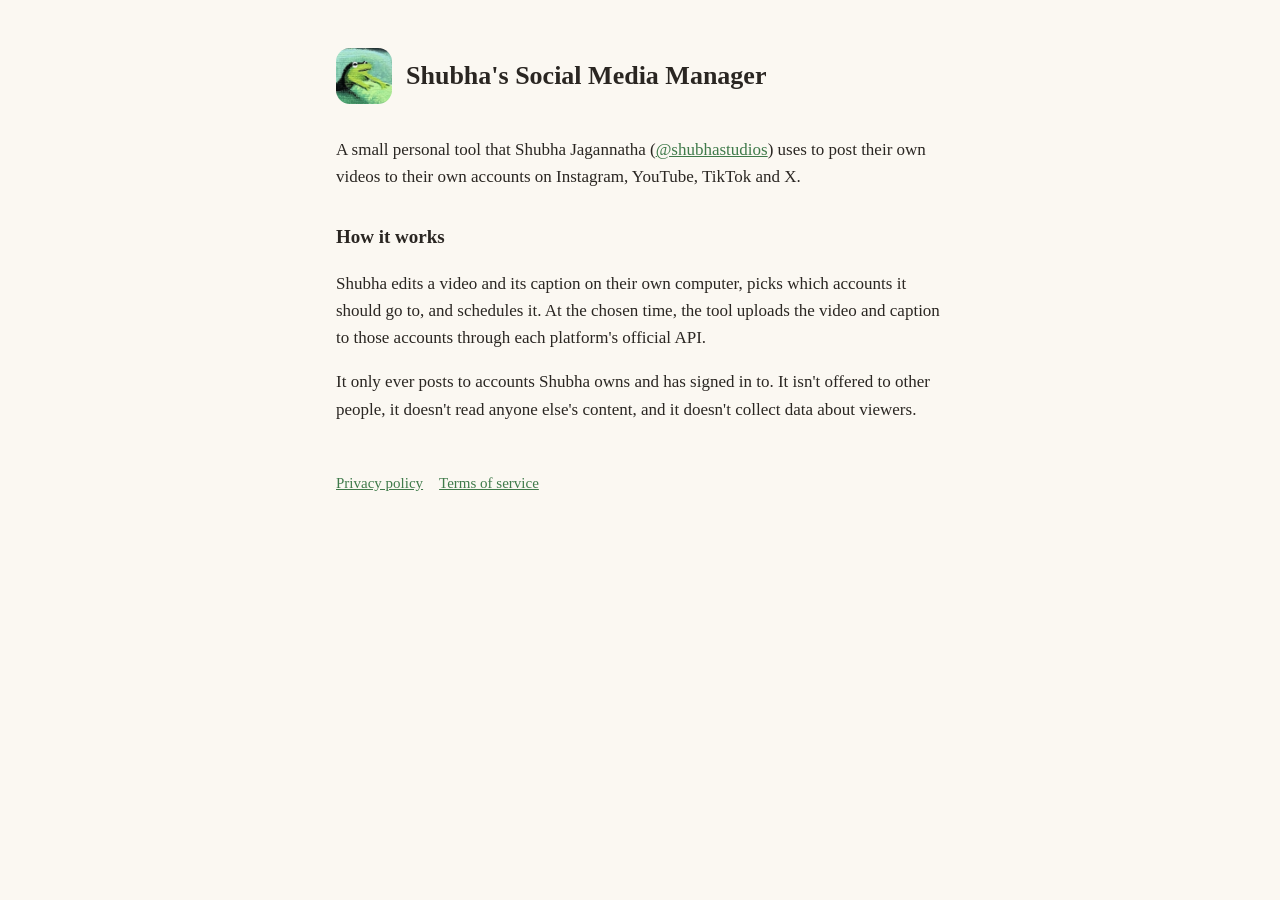
<file: index.html>
<!doctype html>
<html lang="en">
<head>
<meta charset="utf-8">
<meta name="viewport" content="width=device-width, initial-scale=1">
<title>Shubha's Social Media Manager</title>
<link rel="icon" href="favicon.ico">
<link rel="stylesheet" href="style.css">
</head>
<body>
<main>
  <header><img src="icon-1024.png" alt=""><h1>Shubha's Social Media Manager</h1></header>
  <p>A small personal tool that Shubha Jagannatha (<a href="https://www.instagram.com/shubhastudios/">@shubhastudios</a>) uses to post their own videos to their own accounts on Instagram, YouTube, TikTok and X.</p>
  <h2>How it works</h2>
  <p>Shubha edits a video and its caption on their own computer, picks which accounts it should go to, and schedules it. At the chosen time, the tool uploads the video and caption to those accounts through each platform's official API.</p>
  <p>It only ever posts to accounts Shubha owns and has signed in to. It isn't offered to other people, it doesn't read anyone else's content, and it doesn't collect data about viewers.</p>
  <nav><a href="privacy.html">Privacy policy</a><a href="terms.html">Terms of service</a></nav>
</main>
</body>
</html>
</file>
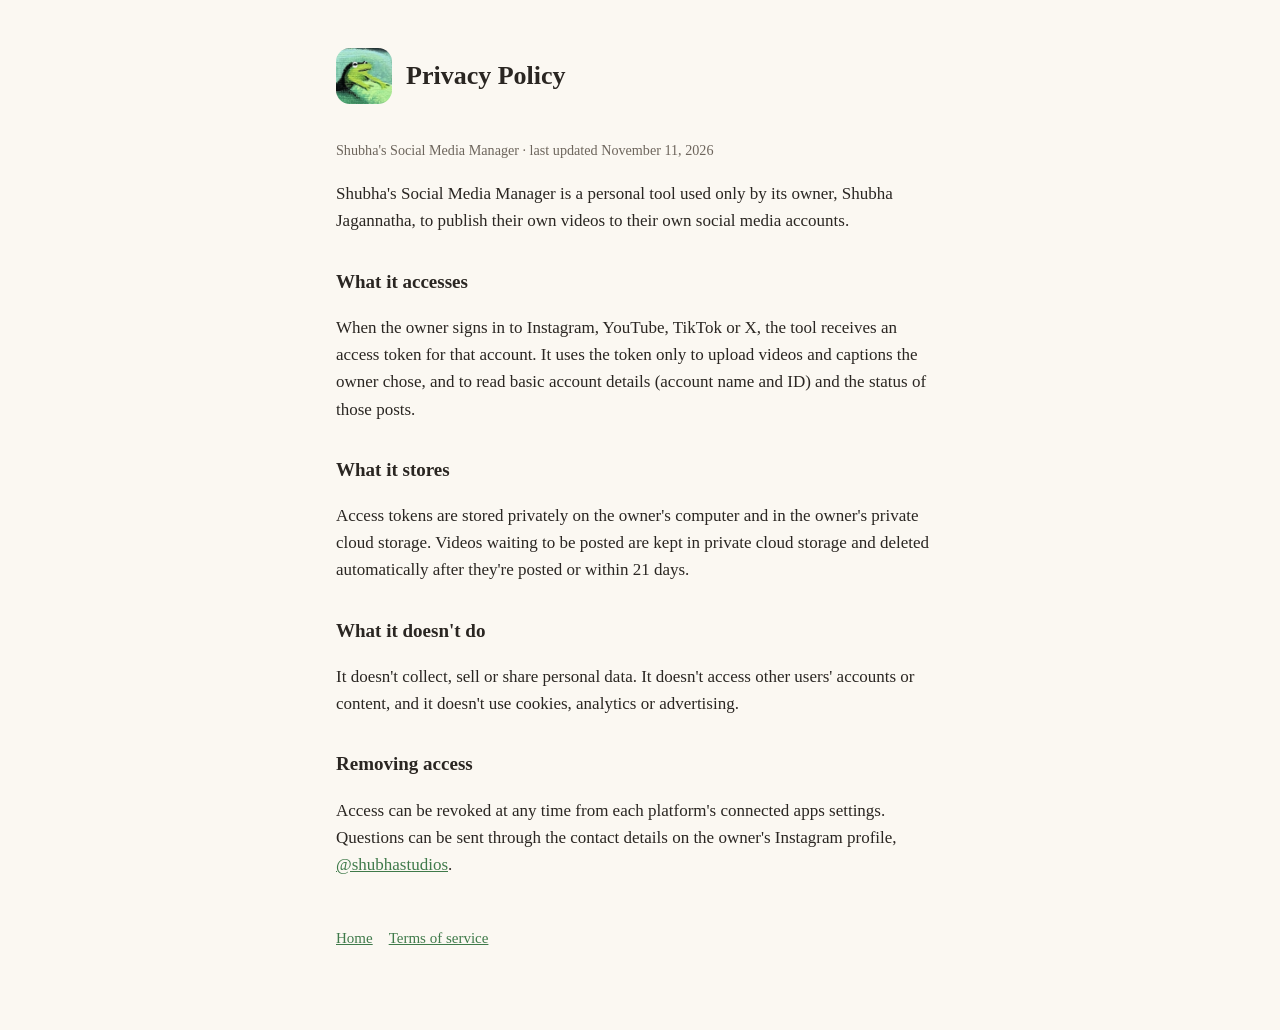
<file: privacy.html>
<!doctype html>
<html lang="en">
<head>
<meta charset="utf-8">
<meta name="viewport" content="width=device-width, initial-scale=1">
<title>Privacy Policy</title>
<link rel="icon" href="favicon.ico">
<link rel="stylesheet" href="style.css">
</head>
<body>
<main>
  <header><img src="icon-1024.png" alt=""><h1>Privacy Policy</h1></header>
  <p><small>Shubha's Social Media Manager · last updated November 11, 2026</small></p>
  <p>Shubha's Social Media Manager is a personal tool used only by its owner, Shubha Jagannatha, to publish their own videos to their own social media accounts.</p>
  <h2>What it accesses</h2>
  <p>When the owner signs in to Instagram, YouTube, TikTok or X, the tool receives an access token for that account. It uses the token only to upload videos and captions the owner chose, and to read basic account details (account name and ID) and the status of those posts.</p>
  <h2>What it stores</h2>
  <p>Access tokens are stored privately on the owner's computer and in the owner's private cloud storage. Videos waiting to be posted are kept in private cloud storage and deleted automatically after they're posted or within 21 days.</p>
  <h2>What it doesn't do</h2>
  <p>It doesn't collect, sell or share personal data. It doesn't access other users' accounts or content, and it doesn't use cookies, analytics or advertising.</p>
  <h2>Removing access</h2>
  <p>Access can be revoked at any time from each platform's connected apps settings. Questions can be sent through the contact details on the owner's Instagram profile, <a href="https://www.instagram.com/shubhastudios/">@shubhastudios</a>.</p>
  <nav><a href="index.html">Home</a><a href="terms.html">Terms of service</a></nav>
</main>
</body>
</html>
</file>
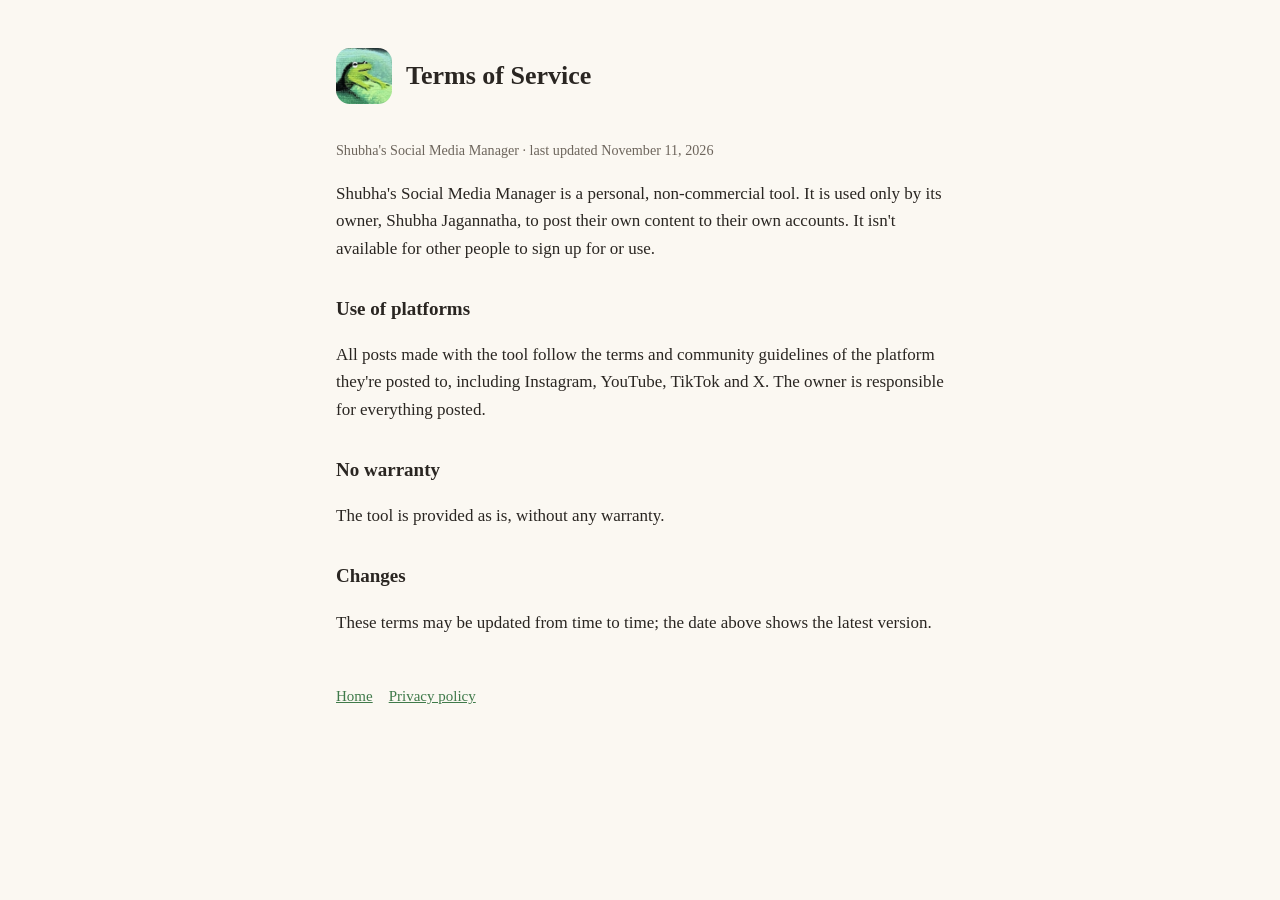
<file: terms.html>
<!doctype html>
<html lang="en">
<head>
<meta charset="utf-8">
<meta name="viewport" content="width=device-width, initial-scale=1">
<title>Terms of Service</title>
<link rel="icon" href="favicon.ico">
<link rel="stylesheet" href="style.css">
</head>
<body>
<main>
  <header><img src="icon-1024.png" alt=""><h1>Terms of Service</h1></header>
  <p><small>Shubha's Social Media Manager · last updated November 11, 2026</small></p>
  <p>Shubha's Social Media Manager is a personal, non-commercial tool. It is used only by its owner, Shubha Jagannatha, to post their own content to their own accounts. It isn't available for other people to sign up for or use.</p>
  <h2>Use of platforms</h2>
  <p>All posts made with the tool follow the terms and community guidelines of the platform they're posted to, including Instagram, YouTube, TikTok and X. The owner is responsible for everything posted.</p>
  <h2>No warranty</h2>
  <p>The tool is provided as is, without any warranty.</p>
  <h2>Changes</h2>
  <p>These terms may be updated from time to time; the date above shows the latest version.</p>
  <nav><a href="index.html">Home</a><a href="privacy.html">Privacy policy</a></nav>
</main>
</body>
</html>
</file>
<file: style.css>
:root { --bg: #fbf8f2; --fg: #2a2622; --muted: #6d655c; --accent: #3f7a4a; }
@media (prefers-color-scheme: dark) { :root { --bg: #1d1b18; --fg: #efe9df; --muted: #a79e92; --accent: #8cc79a; } }
* { box-sizing: border-box; }
body { margin: 0; background: var(--bg); color: var(--fg); font: 17px/1.6 Georgia, "Times New Roman", serif; }
main { max-width: 640px; margin: 0 auto; padding: 48px 16px 80px; }
header { display: flex; align-items: center; gap: 14px; margin-bottom: 32px; }
header img { width: 56px; height: 56px; border-radius: 14px; }
h1 { font-size: 26px; margin: 0; }
h2 { font-size: 19px; margin-top: 32px; }
a { color: var(--accent); }
nav { margin-top: 48px; font-size: 15px; color: var(--muted); }
nav a { margin-right: 16px; }
small { color: var(--muted); }
</file>
